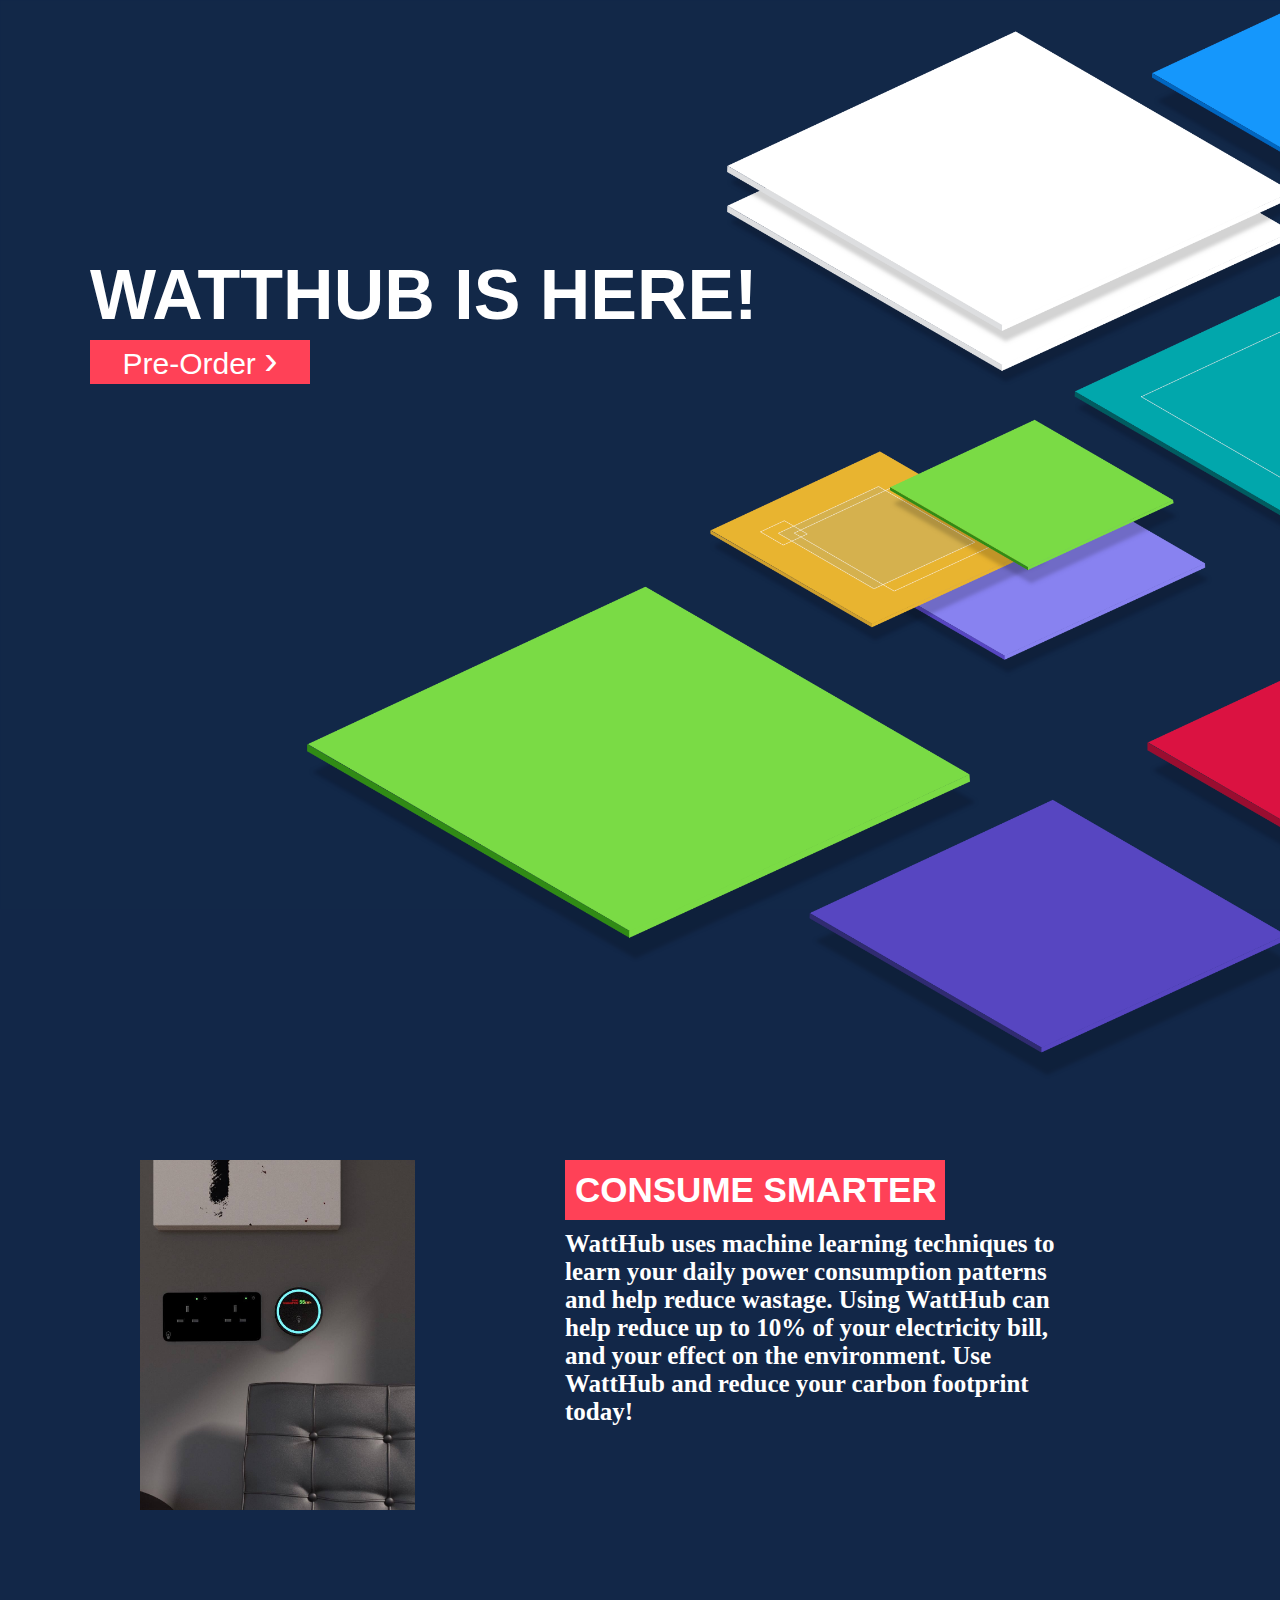
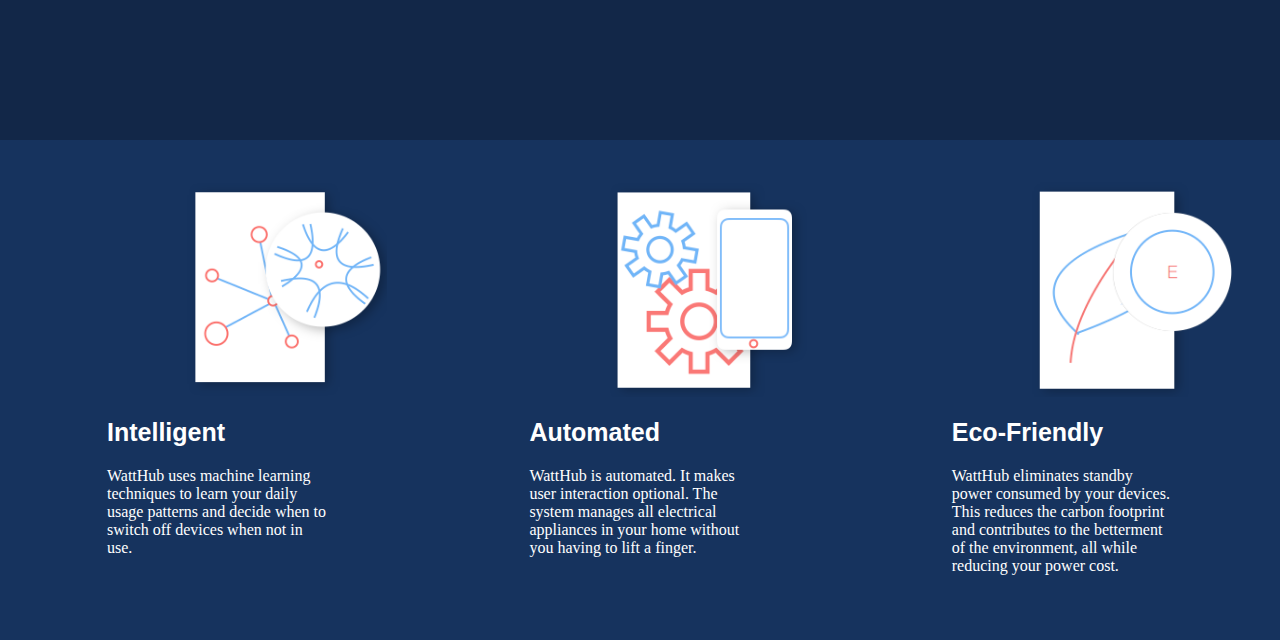
<file: html-pages/index.html>
<!DOCTYPE html>
<html>
  <head>
    <meta charset="utf-8" lang="en">
        <link href="css/style.css" rel="stylesheet" type="text/css" media="screen">
    <title></title>
  </head>
  <body>
      <div id="promo">
        <div class="wrapper-large">
            <div class="wrapper-small">
                <h1>Watthub is here!</h1>
                
                <a href="#">
                    <h5>Pre-Order <span>&rsaquo;</span></h5>
                </a> 
            </div>
        </div>
    </div>
       <div id="info">
        <div class="wrapper-large">
            <div class="wrapper-small">
                <span class="info-pic"></span>
                    <span class="info-text">
                        <h1>Consume Smarter</h1>
                        <p>WattHub uses machine learning techniques to learn your daily power consumption patterns and help reduce wastage. Using WattHub can help reduce up to 10% of your electricity bill, and your effect on the environment. Use WattHub and reduce your carbon footprint today!</p>
                     </span>
            </div>
          </div>
        </div>
      <div id="features">
        <div class="wrapper-large">
            <div class="feature-1">
                <div class="feature-pic-1"></div>
                <span class="feature-text">
                    <h1>Intelligent</h1>
                    <p>WattHub uses machine learning techniques to learn your daily usage patterns and decide when to switch off devices when not in use.</p>
                </span>
            
            </div>
            
            <div class="feature-2">
                <div class="feature-pic-2"></div>
                <span class="feature-text">
                    <h1>Automated</h1>
                    <p>WattHub is automated. It makes user interaction optional. The system manages all electrical appliances in your home without you having to lift a finger.</p>
                </span>
            </div>
            
            <div class="feature-3">
                <div class="feature-pic-3"></div>
                <span class="feature-text">
                    <h1>Eco-Friendly</h1>
                    <p>WattHub eliminates standby power consumed by your devices. This reduces the carbon footprint and contributes to the betterment of the environment, all while reducing your power cost.</p>
                </span>
            
            </div>
          </div>
        </div>
            
    
  </body>
</html>
</file>
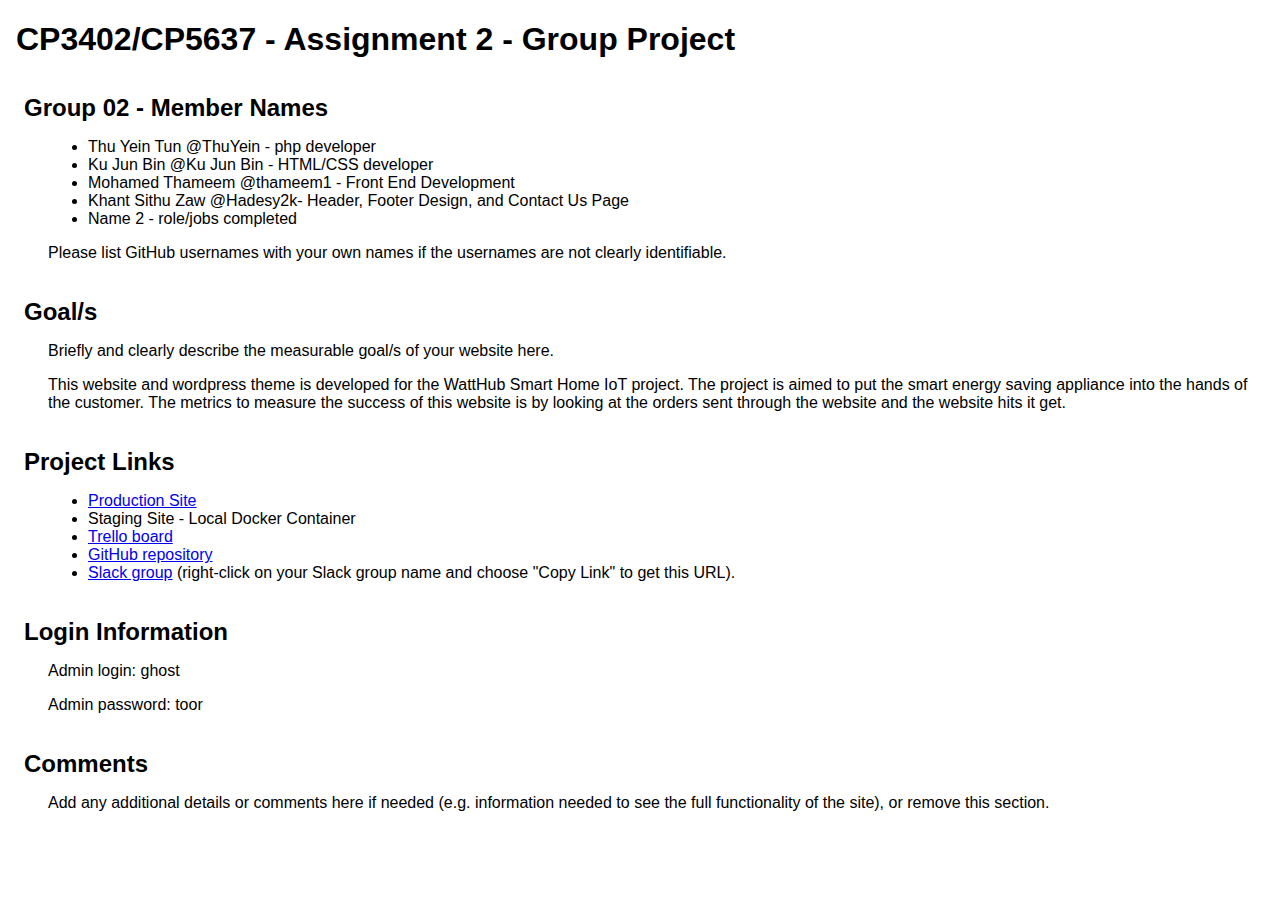
<file: a2.html>
<!DOCTYPE html>
<!-- saved from url=(0114)https://learnjcu.jcu.edu.au/bbcswebdav/pid-2684955-dt-content-rid-4984540_1/courses/17-CP3402-SIN-INT-SP51/a2.html -->
<html>

<head>
    <meta http-equiv="Content-Type" content="text/html; charset=windows-1252">
    <title>A2 Details for CP3402/CP5632</title>

    <style type="text/css">
        body {
            font-family: Arial, sans-serif;
            margin-left: 3em;
        }
        
        h1,
        h2 {
            margin-left: -1em;
        }
        
        h2 {
            margin-top: 1.5em;
            margin-bottom: 0.5em;
        }

    </style>
    <style id="style-1-cropbar-clipper">
        /* Copyright 2014 Evernote Corporation. All rights reserved. */
        
        .en-markup-crop-options {
            top: 18px !important;
            left: 50% !important;
            margin-left: -100px !important;
            width: 200px !important;
            border: 2px rgba(255, 255, 255, .38) solid !important;
            border-radius: 4px !important;
        }
        
        .en-markup-crop-options div div:first-of-type {
            margin-left: 0px !important;
        }

    </style>
</head>

<body>
    <h1>CP3402/CP5637 - Assignment 2 - Group Project</h1>
    <h2>Group 02 - Member Names</h2>
    <ul>
        <li>Thu Yein Tun @ThuYein - php developer</li>
        <li>Ku Jun Bin @Ku Jun Bin - HTML/CSS developer </li>
        <li>Mohamed Thameem @thameem1 - Front End Development </li>
        <li>Khant Sithu Zaw @Hadesy2k- Header, Footer Design, and Contact Us Page</li>
        <li>Name 2 - role/jobs completed</li>
    </ul>
    <p>Please list GitHub usernames with your own names if the usernames are not clearly identifiable.</p>
    <h2>Goal/s</h2>
    <p>Briefly and clearly describe the measurable goal/s of your website here.</p>
    <p>This website and wordpress theme is developed for the WattHub Smart Home IoT project. The project is aimed to put the smart energy saving appliance into the hands of the customer. The metrics to measure the success of this website is by looking at the orders sent through the website and the website hits it get.</p>
    
    
    
    <h2>Project Links</h2>
    <ul>
        <li><a href="http://khantsithuz.sgedu.site/a2-wp/" target="_blank" data-external="true">Production Site</a></li>
        <li>Staging Site - Local Docker Container</li>
        <li><a href="https://trello.com/b/zz91nZy2/cp3402-team2" target="_blank" data-external="true">Trello board</a></li>
        <li><a href="https://github.com/CP3402-2017SP51-JCUS/cp3402-2017sp51-team2/" target="_blank" data-external="true">GitHub repository</a></li>
        <li><a href="https://itatjcus.slack.com/messages/G4WRG5QFP" target="_blank">Slack group</a> (right-click on your Slack group name and choose "Copy Link" to get this URL).
        </li>
    </ul>
    <h2>Login Information</h2>
    <p>Admin login: ghost</p>
    <p>Admin password: toor</p>
    <h2>Comments</h2>
    <p>Add any additional details or comments here if needed (e.g. information needed to see the full functionality of the site), or remove this section.</p>


</body>

</html>
</file>
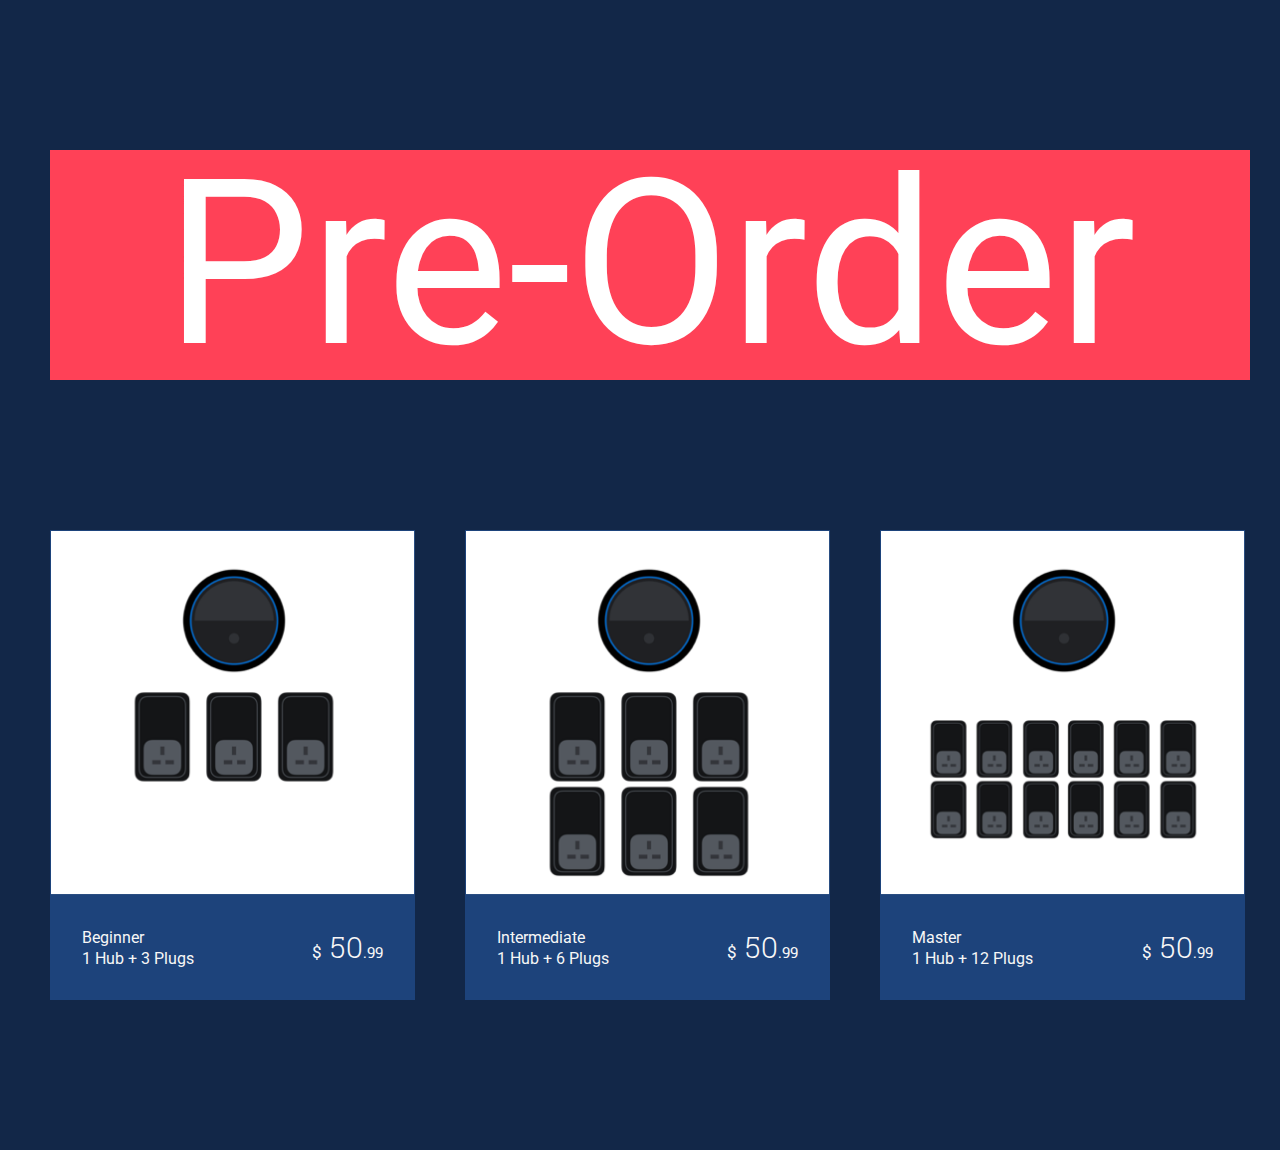
<file: html-pages/product.html>
<!DOCTYPE html>
<head>
    <meta charset="utf-8">
    <meta name="viewport" content="width=1300, initial-scale=1.0">
    <title>Home : Muraka Apparels</title>
    <link href="https://fonts.googleapis.com/css?family=Roboto:300,400,500,900|Roboto+Slab:300|Sacramento|Josefin+Slab" rel="stylesheet">
    <link rel="stylesheet" href="css/product.css" media="screen">
  </head>

  <body>
    <div class="global_wrapper">
      <section id="promo">
        <div class="content_text">
          <h1>Pre-Order</h1>
        </div>
      </section>
      <section id="product_grid">
        <div class="product_row">
          <a href="#">
            <div class="product_container">
              <img src="images/beginner.png" alt="">
              <div class="product_info">
                <h4>Beginner<br>1 Hub + 3 Plugs</h4>
                <h3><label>$ </label>50<span>.99</span></h3>
              </div>
            </div>
          </a>
          <a href="#">
            <div class="product_container middle_item">
              <img src="images/interm.png" alt="">
              <div class="product_info">
                <h4>Intermediate<br>1 Hub + 6 Plugs</h4>
                <h3><label>$ </label>50<span>.99</span></h3>
              </div>
            </div>
          </a>
          <a href="#">
            <div class="product_container">
              <img src="images/master.png" alt="">
              <div class="product_info">
                <h4>Master<br>1 Hub + 12 Plugs</h4>
                <h3><label>$ </label>50<span>.99</span></h3>
              </div>
            </div>
          </a>
        </div>
        
      </section>  
    </div>
  </body>

</html>
</file>
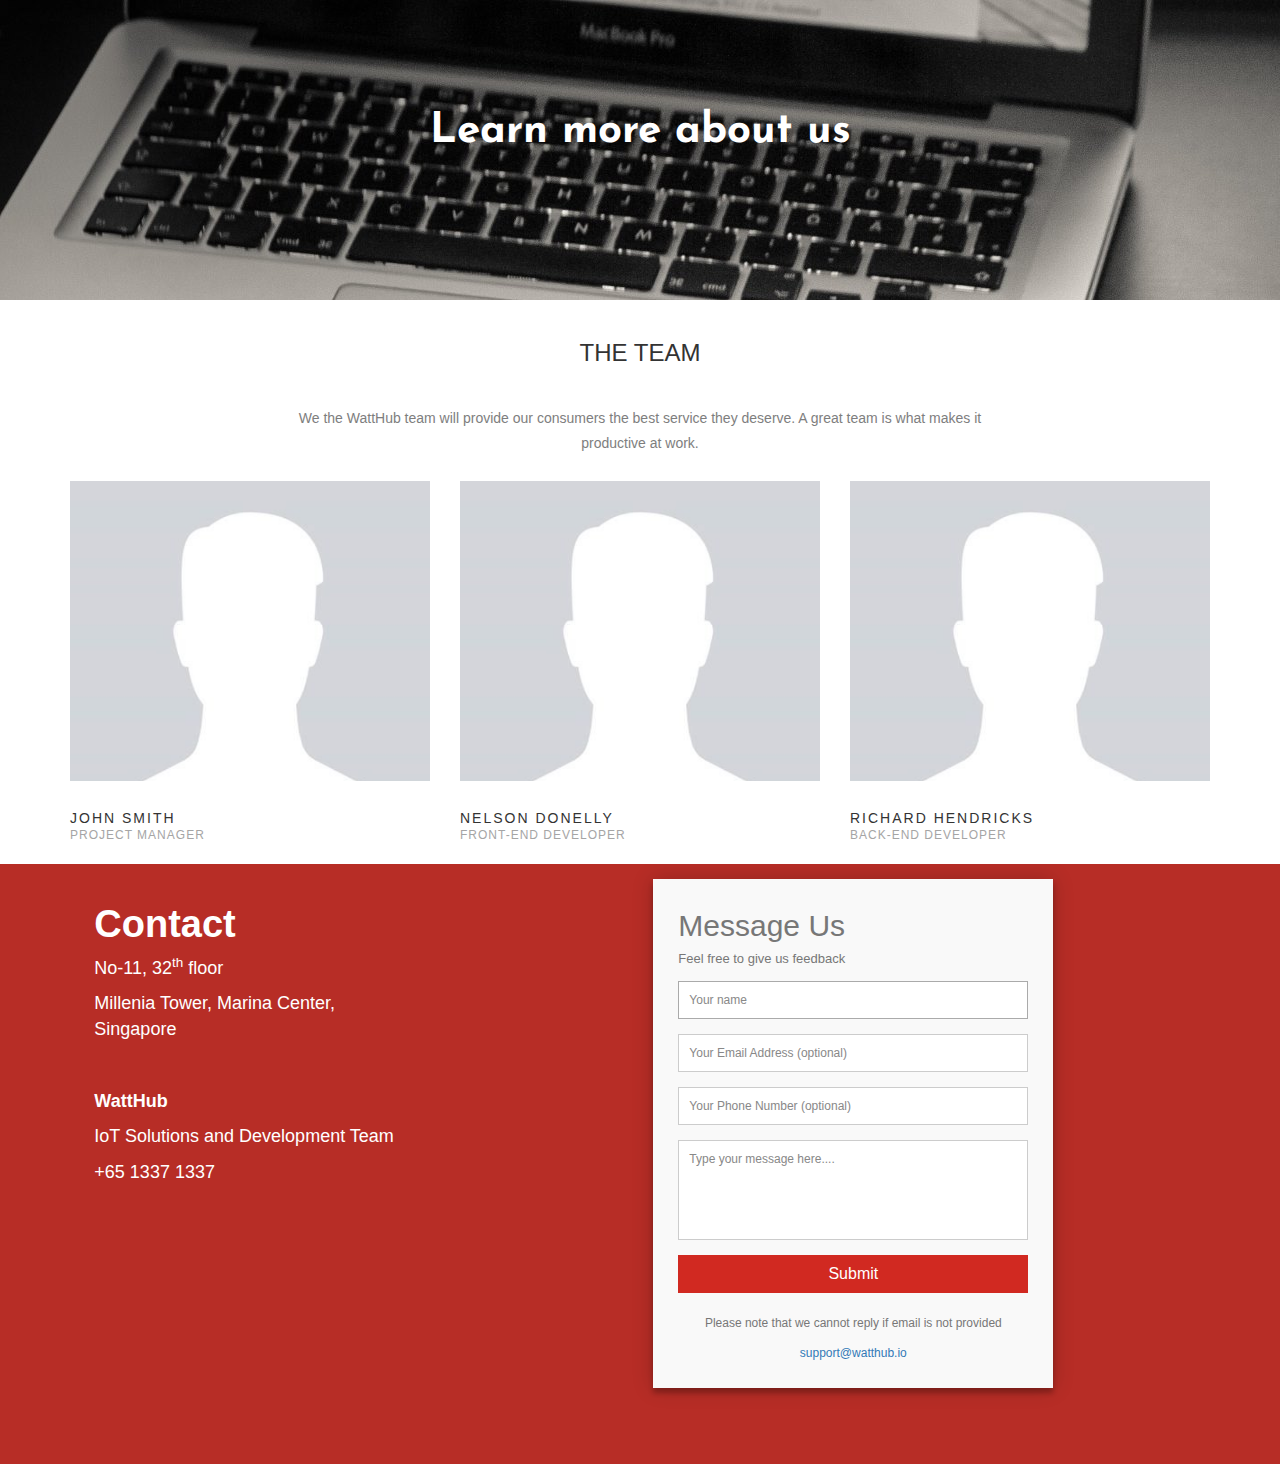
<file: wp-content/themes/watthub/dev/about.html>
<html>
<head>
    <title> About </title>

    <link rel="stylesheet" href="css/about.css">
    <link href='http://fonts.googleapis.com/css?family=Josefin+Sans' rel='stylesheet' type='text/css'>

    <!-- bootstrap -->
    <link rel="stylesheet" href="https://maxcdn.bootstrapcdn.com/bootstrap/3.3.7/css/bootstrap.min.css" inte`grity="sha384-BVYiiSIFeK1dGmJRAkycuHAHRg32OmUcww7on3RYdg4Va+PmSTsz/K68vbdEjh4u" crossorigin="anonymous">

    <!-- Google Map -->
    <script src="http://maps.google.com/maps/api/js?sensor=false"></script>
    <script src="js/google-map.js"></script>
</head>

<body style="margin: 0px">
    <div class="carousel text-center">
        <div class="carousel-body text-center">
            <h1>Learn more about us</h1>
        </div>
    </div>

    <div class="container" style="padding-top: 20px;">
        <div class="row">
            <div class="heading-title text-center">
                <h3 class="text-uppercase">The Team</h3>
                <p class="p-top-30 half-txt">
                    We the WattHub team will provide our consumers the best service
                    they deserve. A great team is what makes it productive at work.
                </p>
            </div>

            <div class="col-md-4 col-sm-4">
                <div class="team-container">
                    <div class="container-img">
                        <img src="css/image/unknown.jpg" alt="team member" class="img-responsive">
                    </div>

                    <div class="container-hover">
                        <div class="desk">
                            <p>"Sales go down but service stays forever"</p>
                        </div>
                    </div>
                </div>

                <div class="container-title">
                    <h5>John Smith</h5>
                    <span>Project Manager</span>
                </div>
            </div>

            <div class="col-md-4 col-sm-4">
                <div class="team-container">
                    <div class="container-img">
                        <img src="css/image/unknown.jpg" alt="team member" class="img-responsive">
                    </div>

                    <div class="container-hover">
                        <div class="desk">
                            <p>"The purpose of a business is to create a customer who creates customers"</p>
                        </div>
                    </div>
                </div>

                <div class="container-title">
                    <h5>Nelson Donelly</h5>
                    <span>Front-End Developer</span>
                </div>
            </div>

            <div class="col-md-4 col-sm-4">
                <div class="team-container">
                    <div class="container-img">
                        <img src="css/image/unknown.jpg" alt="team member" class="img-responsive">
                    </div>

                    <div class="container-hover">
                        <div class="desk">
                            <p>"A business that makes nothing but money is a poor business"</p>
                        </div>
                    </div>
                </div>

                <div class="container-title">
                    <h5>Richard Hendricks</h5>
                    <span>Back-End Developer</span>
                </div>
            </div>
        </div>
    </div>


    <div class="basic-container">
        <div class="col-sm-4 col-md-4">

            <div class="text-container">
                <div class="contact-text">
                    <h1> Contact </h1>
                    <p> No-11, 32<sup>th</sup> floor <p>
                    <p> Millenia Tower, Marina Center, Singapore <p>

                    <br/>

                    <p class="text-bold">WattHub</p>
                    <p> IoT Solutions and Development Team </p>
                    <p> +65 1337 1337 </p>
                </div>
            </div>

        </div>

    <div class="col-sm-8">
        <div class="contact-container">
            <form id="contact-form" action="" method="post">
                <h3>Message Us</h3>
                <h4>Feel free to give us feedback</h4>

                <fieldset>
                    <input placeholder="Your name" type="text" tabindex="1" required autofocus>
                </fieldset>

                <fieldset>
                    <input placeholder="Your Email Address (optional)" type="email" tabindex="2">
                </fieldset>

                <fieldset>
                    <input placeholder="Your Phone Number (optional)" type="tel" tabindex="3">
                </fieldset>

                <fieldset>
                    <textarea placeholder="Type your message here...." tabindex="5" required></textarea>
                </fieldset>

                <fieldset>
                    <button name="submit" type="submit" id="contact-submit" data-submit="...Sending">Submit</button>
                </fieldset>

                <p class="text-center">
                    Please note that we cannot reply if email is not provided<br/>
                    <a href="mailto:support@watthub.io" target="_blank" title="Colorlib">support@watthub.io</a>
                </p>
            </form>
        </div>
    </div>

    <div id="map-container"></div>
</body>
</html>
</file>
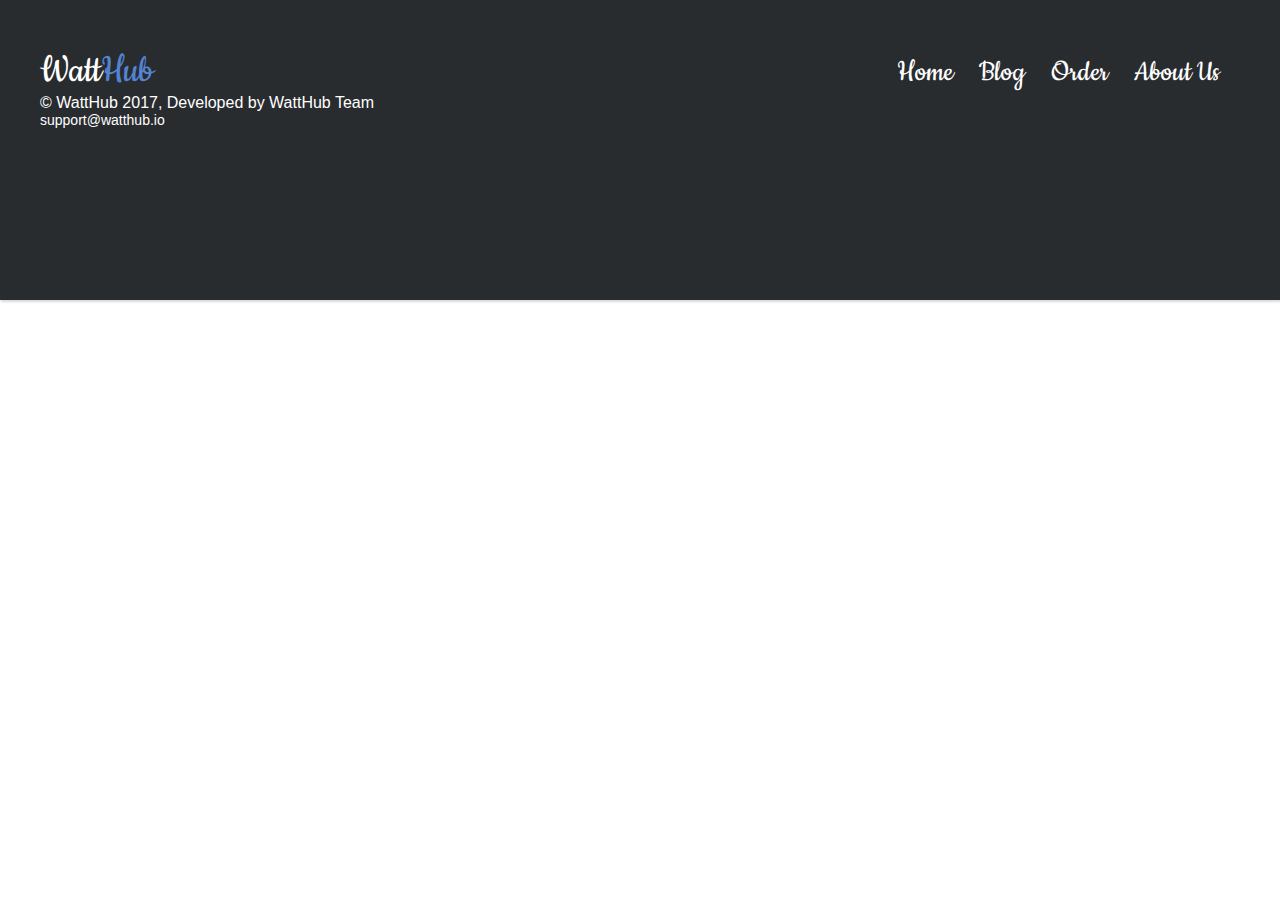
<file: wp-content/themes/watthub/dev/footer.html>
<html>
    <head>
        <title> Watthub </title>

        <link rel="stylesheet" href="css/footer.css">
        <link href='http://fonts.googleapis.com/css?family=Cookie' rel='stylesheet' type='text/css'>
    </head>

<body style="margin: 0px">
    <footer class="footer">
        <div class="footer-body">
            <div class="footer-body-left">
                <h1>Watt<span>Hub</span></h1>
                <p> &copy; WattHub 2017, Developed by WattHub Team </p>
                <a href="mailto:support@watthub.io">support@watthub.io</a>
            </div>

            <div class="footer-body-right">
                <a href="#" class="selected"> Home </a>
                <a href="#"> Blog </a>
                <a href="#"> Order </a>
                <a href="#"> About Us </a>
            </div>
        </div>
    </footer>
</file>
<file: html-pages/css/product.css>
html, body {
  margin: 0px;
  padding: 0px;
  background-color: #122748;
}

.global_wrapper {
  width: 1300px;
  height: auto;
  padding: 50px;
  margin: 0px auto;
  -webkit-box-sizing: border-box;
  -moz-box-sizing: border-box;
  -ms-box-sizing: border-box;
  box-sizing: border-box;
}

 section#promo {
  width: 1200px;
  height: 230px;
  margin: 100px 0px 150px 0px;
}

section#promo .content_text {
  position: absolute;
  z-index: 9998;
  width: 1200px;
  height: 230px;
  background-color: #ff4157;

}

section#promo .content_text h1 {
  text-align: center;
  margin: 0px;
  color: #FFF;
  font-family: 'Roboto', sans-serif;
  font-size: 230px;
  margin-bottom: -25px;
  line-height: 230px;
  font-weight: 400;
  color: #fff;
}



section#product_grid {
  width: 1200px;
  height: auto;
  margin-bottom: 100px;
}

section#product_grid .product_row {
  width: 1200px;
  height: 470px;
  margin-bottom: 50px;
}

section#product_grid .product_row .middle_item {
  margin: 0px 50px;
}

section#product_grid .product_row a .product_container {
  width: 365px;
  float: left;
  background-color: #1d437b;
  -webkit-transition: all ease-in-out 0.2s;
  -moz-transition: all ease-in-out 0.2s;
  -ms-transition: all ease-in-out 0.2s;
  transition: all ease-in-out 0.2s;
}

section#product_grid .product_row a .product_container:hover {
  -webkit-box-shadow: 0px 25px 100px rgba(0, 0, 0, 0.3);
  -moz-box-shadow: 0px 25px 100px rgba(0, 0, 0, 0.3);
  -ms-box-shadow: 0px 25px 100px rgba(0, 0, 0, 0.3);
  box-shadow: 0px 25px 100px rgba(0, 0, 0, 0.3);
  margin-top: -55px;
  background-color: #FFF;
}

section#product_grid .product_row a .product_container:hover .product_info h3 {
  color: #000;
}

section#product_grid .product_row a .product_container:hover .product_info h4 {
  color: #000;
}

section#product_grid .product_row a .product_container:hover {
  margin-top: -50px;
}

section#product_grid .product_row a .product_container img {
  width: 365px;
  height: 365px;
  float: left;
}

section#product_grid .product_row a .product_container .product_info {
  width: 365px;
  height: 105px;
  background: transparent;
  clear: both;
  -webkit-box-sizing: border-box;
  -moz-box-sizing: border-box;
  -ms-box-sizing: border-box;
  box-sizing: border-box;
  padding: 32px;
}

section#product_grid .product_row a .product_container .product_info h4 {
  font-family: 'Roboto', sans-serif;
  height: auto;
  float: left;
  margin: 0px;
  padding: 0px;
  font-size: 16px;
  line-height: 21px;
  font-weight: 400;
  color: #F7F7F7;
  -webkit-transition: all ease-in-out 0.2s;
  -moz-transition: all ease-in-out 0.2s;
  -ms-transition: all ease-in-out 0.2s;
  transition: all ease-in-out 0.2s;
}

section#product_grid .product_row a .product_container .product_info h3 {
  font-family: 'Roboto Slab', sans-serif;
  text-align: right;
  font-weight: 300;
  float: right;
  color: #F7F7F7;
  margin: -2px 0px 0px 0px;
  padding: 0px;
  line-height: 43px;
  font-size: 30px;
  -webkit-transition: all ease-in-out 0.2s;
  -moz-transition: all ease-in-out 0.2s;
  -ms-transition: all ease-in-out 0.2s;
  transition: all ease-in-out 0.2s;
}

section#product_grid .product_row a .product_container .product_info h3 label {
  font-size: 17px;
  font-family: 'Roboto', sans-serif;
  letter-spacing: 2px;
  font-weight: 400;
}

section#product_grid .product_row a .product_container .product_info h3 span {
  font-size: 15px;
  font-weight: 400;
  line-height: 10px;
}



/*--------------------------------------------------------------------------*/

@media only screen and (max-width: 500px) {
    
.global_wrapper {
  width: 450px;
  height: auto;
  padding: 50px;
  margin: 0px auto;
  -webkit-box-sizing: border-box;
  -moz-box-sizing: border-box;
  -ms-box-sizing: border-box;
    box-sizing: border-box;
    overflow: hidden}
    
section#promo {
  width: 365px;
  height: 230px;
  margin: 100px 0px 150px 0px;
    overflow: hidden;
}

section#promo .content_text {
  position: absolute;
  z-index: 9998;
  width: inherit;
  height: 230px;
  background-color: #ff4157;
    overflow: hidden;

}

section#promo .content_text h1 {
  text-align: center;
  margin: 0px;
  color: #FFF;
  font-family: 'Roboto', sans-serif;
  font-size: 75px;
  margin-bottom: -25px;
  line-height: 230px;
  font-weight: 400;
  color: #fff;
    overflow: hidden;
}

    
section#product_grid {
  width: 450px;
  height: auto;
  margin-bottom: 100px;
    overflow: hidden;
}

section#product_grid .product_row {
  width: 450px;
  height: auto;
  margin-bottom: 100px;
    overflow: hidden
}

section#product_grid .product_row .middle_item {
  margin: 0px 0px;
    overflow: hidden;
}
    
section#product_grid .product_row a .product_container {
  width: 365px;
  float: left;
  background-color: #1d437b;
    margin-bottom: 100px;
}
    
section#product_grid .product_row a .product_container:hover {
  -webkit-box-shadow: 0px 25px 100px rgba(0, 0, 0, 0.3);
  -moz-box-shadow: 0px 25px 100px rgba(0, 0, 0, 0.3);
  -ms-box-shadow: 0px 25px 100px rgba(0, 0, 0, 0.3);
  box-shadow: 0px 25px 100px rgba(0, 0, 0, 0.3);
  background-color: #ff4157;
}
    
section#product_grid .product_row a .product_container:hover {
  margin-top: -0px;
}
    
}
</file>
<file: wp-content/themes/watthub/dev/css/about.css>
body {
    text-rendering: optimizeLegibility;
    -webkit-font-smoothing: antialiased;
    -moz-font-smoothing: antialiased;
}

/* General CSS */
.text-center {
    text-align: center;
}
.basic-container {
    background-color: #b72d26;
    overflow: hidden;
}
.text-bold {
    font-weight: bold;
}
#map-container{
    width: 100%;
    height: 600px;
}

/* Carousel (row 1) CSS */
.carousel {
    background-color: #0aa893;
    padding: 20px 40px;
    height: 300px;
    box-sizing: border-box;

    color: #CCCCCC;
    vertical-align: middle;

    background-image: url("image/carousel.jpg");
}
.carousel .carousel-body {
    color: #FFFFFF;
    padding-top: 70px;
    line-height: 150px;
}
.carousel .carousel-body > h1 {
    font: normal 42px "Josefin Sans", Arial, Helvetica, sans-serif;
    font-weight: bold;
}


/* About Professional (row 2) CSS */
.heading-title {
    margin-bottom: 25px;
}
.text-uppercase {
    text-transform: uppercase;
}
.p-top-30 {
    padding-top: 30px;
}
.half-txt {
    width: 60%;
    margin: 0 auto;
    display: inline-block;
    line-height: 25px;
    color: #7e7e7e;
}

.team-header-title {
    margin-bottom: 100px;
}

.team-container {
    overflow: hidden;
}
.container-img {
    height: 300px;
}
.team-container, .team-container .container-img {
    position: relative;
}

.container-hover {
    position: absolute;
    top: 0;
    left: 0;
    bottom: 0;
    right: 0;
    margin: 0;
    border: 8px solid rgba(0, 0, 0, 0.1);
    background-color rgba(255, 255, 255, 0.90);
    opacity: 0;
    -webkit-transition: all 0.3s;
    transition: all 0.3s;
}

.team-container:hover .container-hover .desk {
    top: 35%;
}
.team-container:hover .container-hover,
.team-container:hover .container-hover .desk, .team-container:hover .container-hover .s-link {
    opacity: 1;
}

.container-hover .desk {
    position: absolute;
    top: 0%;
    width: 100%;
    opacity: 0;
    -webkit-transform: translateY(-55%);
    -ms-transform: translateY(-55%);
    transform: translateY(-55%);
    -webkit-transition: all 0.3s 0.2s;
    transition: all 0.3s 0.2s;
    padding: 0 20px;
}
.desk, .desk h4, .team-hover .s-link a {
    text-align: center;
    color: #7e7e7e;
    font-style: italic;
}

.container-title {
    position: static;
    padding: 20px 0;
    display: inline-block;
    letter-spacing: 2px;
    width: 100%;
}
.container-title h5 {
    margin-bottom: 0px;
    display: block;
    text-transform: uppercase;
}
.container-title span {
    font-size: 12px;
    text-transform: uppercase;
    color: #a5a5a5;
    letter-spacing: 1px;
}


/* Contact Text (row 3, column 1) */
.text-container {
    width: 100%;
    margin: auto;
    padding-top: 20px;
    padding-bottom: 10px;
    padding-left: 20%;
    display: block;
}
.contact-text {
    color: #FFFFFF;
}
.contact-text > h1 {
    font-size: 38px;
    font-weight: bold;
}
.contact-text > p {
    font-size: 18px;
}
@media only screen and (max-width: 768px) {
    .text-container {
        padding-left: 0%;
        text-align: center;
    }
}

/* Contact Form (row 3, column 2) */
.contact-container {
    width: 100%;
    max-width: 400px;
    margin: 0 auto;
    padding-top: 10px;
    padding-bottom: 10px;
    position: relative;

    font-family: "Roboto", Helvetica, Arial, sans-serif;
    font-weight: 100;
    font-size: 12px;
    line-height: 30px;
    color: #777;
}

#contact-form {
    background: #F9F9F9;
    padding: 25px;
    padding-top: 10px;
    padding-bottom: 10px;
    margin: 5px 0;
    box-shadow: 0 0 20px 0 rgba(0, 0, 0, 0.2), 0 5px 5px 0 rgba(0, 0, 0, 0.24);
}

#contact-form > fieldset {
    border: medium none !important;
    margin: 0 0 10px;
    min-width: 100%;
    padding: 0;
    width: 100%;
}

#contact-form > h3 {
    display: block;
    font-size: 30px;
    font-weight: 300;
    margin-bottom: 10px;
}
#contact-form > h4 {
    margin: 5px 0 15px;
    display: block;
    font-size: 13px;
    font-weight: 400;
}

#contact-form textarea {
    height: 100px;
    max-width: 100%;
    resize: none;
}

#contact-form input[type="text"],
#contact-form input[type="email"],
#contact-form input[type="tel"],
#contact-form textarea {
    width: 100%;
    border: 1px solid #ccc;
    background: #FFF;
    margin: 0 0 5px;
    padding: 10px;
    font: 400 12px/16px "Roboto", Helvetica, Arial, sans-serif;
}
#contact-form input[type="text"]:hover,
#contact-form input[type="email"]:hover,
#contact-form input[type="tel"]:hover,
#contact-form textarea:hover {
    -webkit-transition: border-color 0.3s ease-in-out;
    -moz-transition: border-color 0.3s ease-in-out;
    transition: border-color 0.3s ease-in-out;
    border: 1px solid #aaa;
}

#contact-form button[type="submit"] {
    cursor: pointer;
    width: 100%;
    border: none;
    background: #d12921;
    color: #FFF;
    margin: 0 0 5px;
    padding: 10px;
    font: 400 16px "Roboto", Helvetica, Arial, sans-serif;
}
#contact-form button[type="submit"]:hover {
    background: #43A047;
    -webkit-transition: background 0.3s ease-in-out;
    -moz-transition: background 0.3s ease-in-out;
    transition: background-color 0.3s ease-in-out;
}
#contact-form button[type="submit"]:active {
    box-shadow: inset 0 1px 3px rgba(0, 0, 0, 0.5);
}

#contact-form input:focus, #contact-form textarea:focus {
    outline: 0;
    border: 1px solid #aaa;
}

::-webkit-input-placeholder {
    color: #888;
}
:-moz-placeholder {
    color: #888;
}
::-moz-placeholder {
    color: #888;
}
:-ms-input-placeholder {
    color: #888;
}
</file>
<file: wp-content/themes/watthub/dev/css/footer.css>
.footer {
    background-color: #292c2f;
    box-shadow: 1px 2px 2px rgba(0, 0, 0, 0.15);
    padding: 20px 40px;
    height: 300px;
    box-sizing: border-box;
}

.footer .footer-body {
    max-width: 100%;
    margin: 0 auto;
}

.footer .footer-body .footer-body-left {
    float: left;
    color: #ffffff;
}

.footer .footer-body .footer-body-left h1 {
    font: normal 42px Cookie, Arial, Helvetica, sans-serif;
    margin-bottom: 0px;
}

.footer .footer-body .footer-body-left h1 > span {
    color: #5383d3;
}

.footer .footer-body .footer-body-left p {
    font: normal 16px Arial, Helvetica, sans-serif;
    margin-top: 0px;
    margin-bottom: 0px;
}

.footer .footer-body .footer-body-left a {
    font: normal 14px Arial, Helvetica, sans-serif;
    text-decoration: none;
    color: #ffffff;
}

.footer .footer-body .footer-body-right {
    padding-top: 35px;
    float: right;
    color: #ffffff;
}

.footer .footer-body .footer-body-right a {
    font: normal 32px Cookie, Arial, Helvetica, sans-serif;
    text-decoration: none;
    color: #ffffff;
    padding-right: 20px;
}

@media only screen and (max-width: 768px) {
    .footer .footer-body {
        text-align: center;
    }
    .footer .footer-body .footer-body-left,
    .footer .footer-body .footer-body-right {
        float: none;
    }
}
</file>
<file: html-pages/css/style.css>
/* --------------------------------------------- Reset --------------------------------------------- */

html, body	{ margin: 0px; padding: 0px; -webkit-font-smoothing: antialiased; }

h1, h2, h3, h4, h5, h6, a, p { padding: 0px; margin: 0px; text-decoration: none; }

.wrapper-large	{
	width: 1200px;
	margin: 0px auto;
	}

.wrapper-small	{
	width: 1100px;
	margin: 0px auto;
	}

.clear-tiny	{
	width: 100%;
	height: 40px;
	}
	
.clear-small	{
	width: 100%;
	height: 70px;
	}

.clear-big	{
	width: 100%;
	height: 100px;
	}

/* ---------------------------------------------- Promo -------------------------------------------- */


#promo	{
	width: 100%;
	height: 1080px;
    background-color: #122748;
	background-repeat: no-repeat;
    background-image: url(../images/banner-dark.png);
    background-size: cover;
    overflow: hidden;
	
}
   

#promo h1	{
	width: 950px;
	margin: 0px;
	font-family: 'Oswald', sans-serif;
	color: #fff;
	text-align: left;
	font-weight: 700;
	font-size: 70px;
	line-height: 90px;
	text-transform: uppercase;
    float: left;
    padding-top: 250px;
	}





#promo .wrapper-large .wrapper-small a	{
	width: 220px;
	margin: 0px;
    float: left
	}

#promo .wrapper-large .wrapper-small a h5	{
	font-family: 'Roboto Condensed', sans-serif;	
	color: #fff;
	font-weight: 300;
	text-align: center;
	font-size: 30px;
	line-height: 30px;
    background-color: #ff4157;
    padding: 5px;
	}

#promo .wrapper-large .wrapper-small a h5 span	{
	font-family: 'Roboto Condensed', sans-serif;	
	color: #fff;
	font-weight: 300;
	font-size: 40px;
	line-height: 30px;
	-webkit-transition: all 0.1s ease-in-out;
	-moz-transition: all 0.1s ease-in-out;
	-o-transition: all 0.1s ease-in-out;
	transition: all 0.1s ease-in-out;
	}

#promo .wrapper-large .wrapper-small a:hover span	{
	margin-left: 10px;
	}



/* ---------------------------------------------- Info -------------------------------------------- */

#info	{
	width: 100%;
	height: 660px;
	background-repeat: no-repeat;
	background-position: center;
    overflow: hidden;
    background-color: #122748;
}

#info .wrapper-large .wrapper-small	{
	padding-right: 100px;
    padding-left: 100px;
    text-align: center
    
}

#info .info-pic{
    float: left;
    width: 275px;
    height: 350px;
    background-image: url(../images/info-pic.jpg);
    background-size: cover;
    margin-top: 80px;
    
    
}


#info .info-text{
    float: left;
    width: 500px;
    height: 350px;
    text-align: left;
    margin-top: 80px;
    margin-left: 150px;
    font-weight: 200;
    
    
}




#info h1 {
	font-family: 'Roboto', sans-serif;
	color: #fff;
	text-align: left;
	font-weight: 700;
	font-size: 35px;
	line-height: 60px;
	text-transform: uppercase;
	background: #ff4157;
    padding-left: 10px;
    margin-right: 120px;
}

#info p {
	font-size: 25px;
    font-family: 'Roboto', serif;
    font-weight: 700;
    margin-top: 10px;
    color: #fff;
}

/* ---------------------------------------------- Features -------------------------------------------- */

#features	{
	width: 100%;
	height: 500px;
    background: #16335E;
	background-repeat: no-repeat;
	background-position: center;
    overflow: hidden;
    
}

#features .wrapper-large {
	margin: 7px;
    width: 100%;

    
}

#features .feature-1{
    float: left;
    width:33%;
    height: 495px;
    text-align: center;
}

#features .feature-2{
    float: left;
    width:33%;
    height: 495px;
    text-align: center;
}
#features .feature-3{
    float: left;
    width:33%;
    height: 495px;
    text-align: center;
}

.feature-pic-1{
    background-image: url(../images/int-iconl.png);
    height: 215px;
    width: 200px;
    background-repeat: no-repeat;
    background-size: cover;
    margin-top: 35px;
    margin-left: 180px;
}

.feature-pic-2{
    background-image: url(../images/aut-iconl.png);
    height: 215px;
    width: 200px;
    background-repeat: no-repeat;
    background-size: cover;
    margin-top: 35px;
    margin-left: 180px;
}

.feature-pic-3{
    background-image: url(../images/eco-iconl.png);
    height: 215px;
    width: 200px;
    background-repeat: no-repeat;
    background-size: cover;
    margin-top: 35px;
    margin-left: 180px;
}

.feature-text{
    text-align: center;
    font-family: "Roboto", serif;
    font-weight: 500;
    
}





#features h1 {
	width: 500px;
	font-family: 'Oswald', sans-serif;	
    text-align: left;
	color: #fff;
	font-weight: 5700;
	font-size: 25px;
	line-height: 30px;
    margin-right: 100px;
    margin-left: 100px;
    margin-top: 20px;
	
	
}

#features p {

    margin-top: 20px;
    text-align: left;
    margin-right: 100px;
    margin-left: 100px;
    color: #fff;
    
}



/*------------------------------------------------------*/



@media only screen and (max-width: 500px) {
    
.wrapper-large	{
	width: 500px;
	margin: 0px ;
    overflow: hidden;
	}

.wrapper-small	{
	width: 500px;
	margin: 0px ;
    overflow: hidden;
	}

#promo	{
	width: 100%;
	height: 400px;
    background-color: #122748;
	background-repeat: no-repeat;
    background-image: url(../images/banner-dark.png);
    background-size: cover;
    overflow: hidden;
}
    

#promo h1	{
	width: 300px;
	margin-bottom:;
    margin-left: 10px;
	font-family: 'Oswald', sans-serif;
	color: #fff;
	text-align: left;
	font-weight: 700;
	font-size: 40px;
	line-height: 50px;
	text-transform: uppercase; 
    padding-top: 100px;
	}
    
#promo .wrapper-large .wrapper-small a h5	{
    visibility: hidden;
	
	}
    
#info	{
	width: 500px;;
	height: 660px;
	background-repeat: no-repeat;
	background-position: center;
    overflow: hidden;
    background-color: #122748;
    text-align: center;
}
    
#info .info-pic{
    visibility: hidden;
    width:0px;
    height: 0px;
    margin: 0px;
    padding: 0px;
    
}
    

#info .info-text{
    width: 450px;
    height: 350px;
    text-align: center;
    margin-top: 200px;
    font-weight: 200;
    margin-left: -80px;
    
    
}




#info h1 {
	font-family: 'Roboto', sans-serif;
	color: #fff;
	text-align: center;
	font-weight: 700;
    padding-right: 10px;
	font-size: 25px;
	line-height: 25px;
	text-transform: uppercase;
    margin-left: 150px;
   
}

#info p {
	font-size: 17px;
    font-family: 'Roboto', serif;
    font-weight: 700;
    margin-top: 10px;
    color: #fff;
    margin-left: 20px;
    
}

    
#features	{
	width: 500px;
	height: auto;
    background: #16335E;
	background-repeat: no-repeat;
	background-position: center;
    overflow: hidden;
    
}

#features .wrapper-large {
	margin: 7px;
    width: 100%;

    
}

#features .feature-1{
    float: left;
    width:100%;
    height: 495px;
    text-align: center;
}

#features .feature-2{
    float: left;
    width:100%;
    height: 495px;
    text-align: center;
}
#features .feature-3{
    float: left;
    width:100%;
    height: 495px;
    text-align: center;
}

.feature-pic-1{
    background-image: url(../images/int-iconl.png);
    height: 215px;
    width: 200px;
    background-repeat: no-repeat;
    background-size: cover;
    margin-top: 35px;
    margin-left: 180px;
}

.feature-pic-2{
    background-image: url(../images/aut-iconl.png);
    height: 215px;
    width: 200px;
    background-repeat: no-repeat;
    background-size: cover;
    margin-top: 35px;
    margin-left: 180px;
}

.feature-pic-3{
    background-image: url(../images/eco-iconl.png);
    height: 215px;
    width: 200px;
    background-repeat: no-repeat;
    background-size: cover;
    margin-top: 35px;
    margin-left: 180px;
}

.feature-text{
    text-align: center;
    font-family: "Roboto", serif;
    font-weight: 500;
    
}





#features h1 {
	width: 500px;
	font-family: 'Oswald', sans-serif;	
    text-align: left;
	color: #fff;
	font-weight: 5700;
	font-size: 25px;
	line-height: 30px;
    margin-right: 100px;
    margin-left: 100px;
    margin-top: 20px;
	
	
}

#features p {

    margin-top: 20px;
    text-align: left;
    margin-right: 100px;
    margin-left: 100px;
    color: #fff;
    
}
    

   
}
</file>
